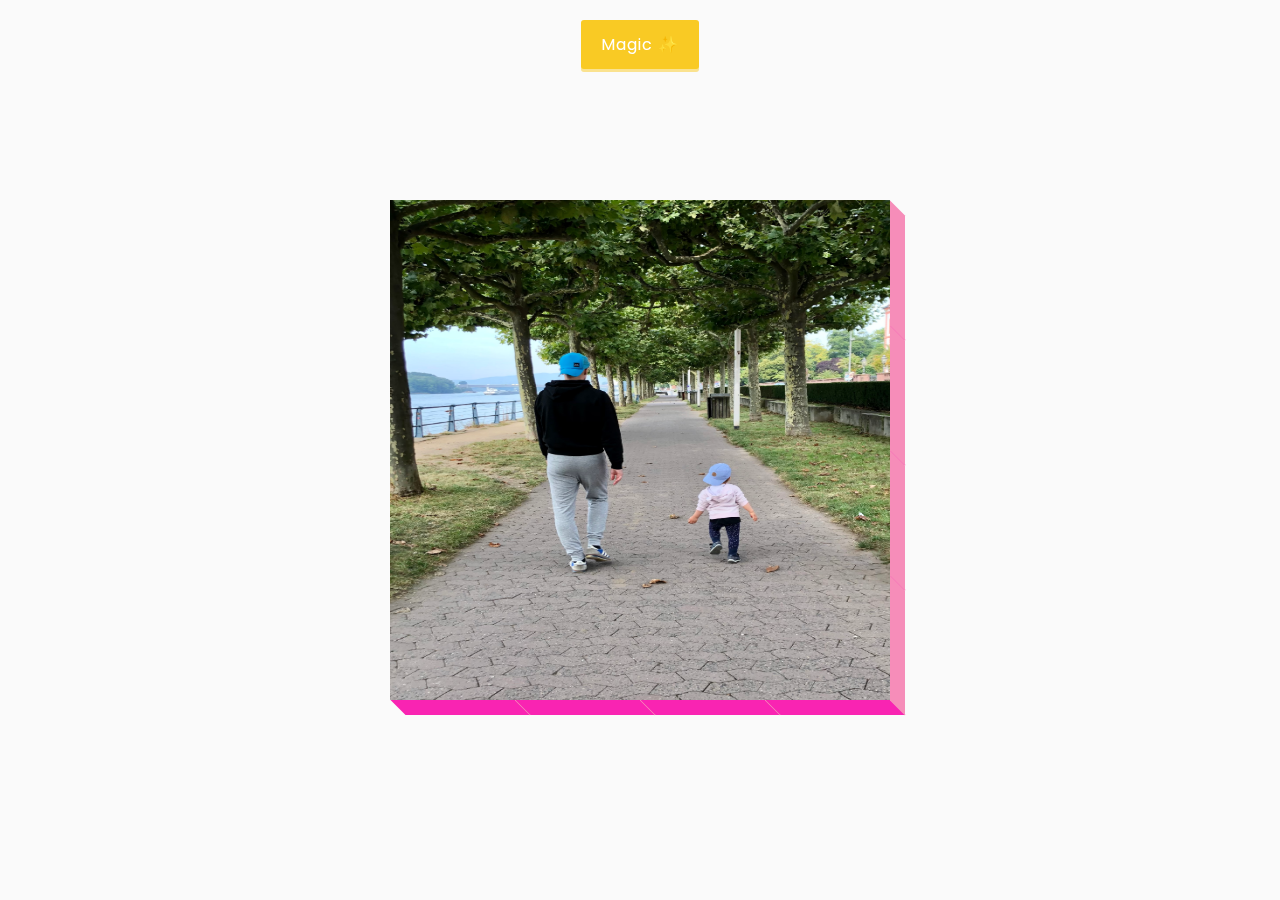
<file: 3d Boxes/index.html>
<!DOCTYPE html>
<html lang="en">
  <head>
    <meta charset="UTF-8" />
    <meta http-equiv="X-UA-Compatible" content="IE=edge" />
    <meta name="viewport" content="width=device-width, initial-scale=1.0" />
    <!-- <link rel="stylesheet" href="https://cdnjs.cloudflare.com/ajax/libs/font-awesome/6.0.0-beta3/css/all.min.css" integrity="sha512-Fo3rlrZj/k7ujTnHg4CGR2D7kSs0v4LLanw2qksYuRlEzO+tcaEPQogQ0KaoGN26/zrn20ImR1DfuLWnOo7aBA==" crossorigin="anonymous" referrerpolicy="no-referrer" /> -->
    <link rel="stylesheet" href="style.css" />
    <title>3d Boxes</title>
  </head>
  <body>
    <button id="btn" class="magic">Magic ✨</button>
    <div id="boxes" class="boxes"></div>

    <script src="script.js"></script>
  </body>
</html>
</file>
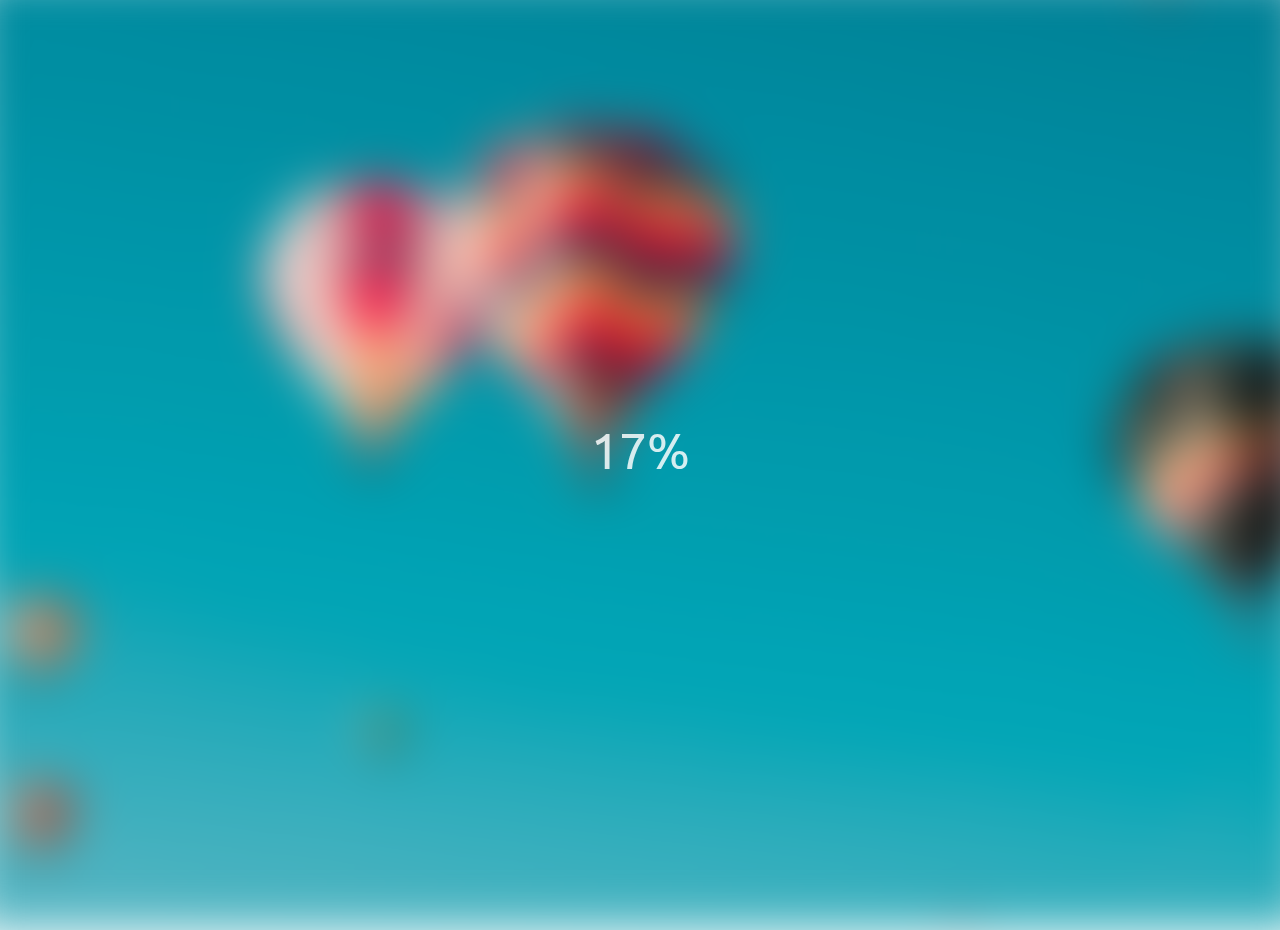
<file: Blurry Loading/index.html>
<!DOCTYPE html>
<html lang="en">
  <head>
    <meta charset="UTF-8" />
    <meta name="viewport" content="width=device-width, initial-scale=1.0" />
    <link rel="stylesheet" href="style.css" />
    <title>Blurry Loading</title>
  </head>
  <body>
    <section class="bg"></section>
    <div class="loading-text">0%</div>

    <script src="script.js"></script>
  </body>
</html>
</file>
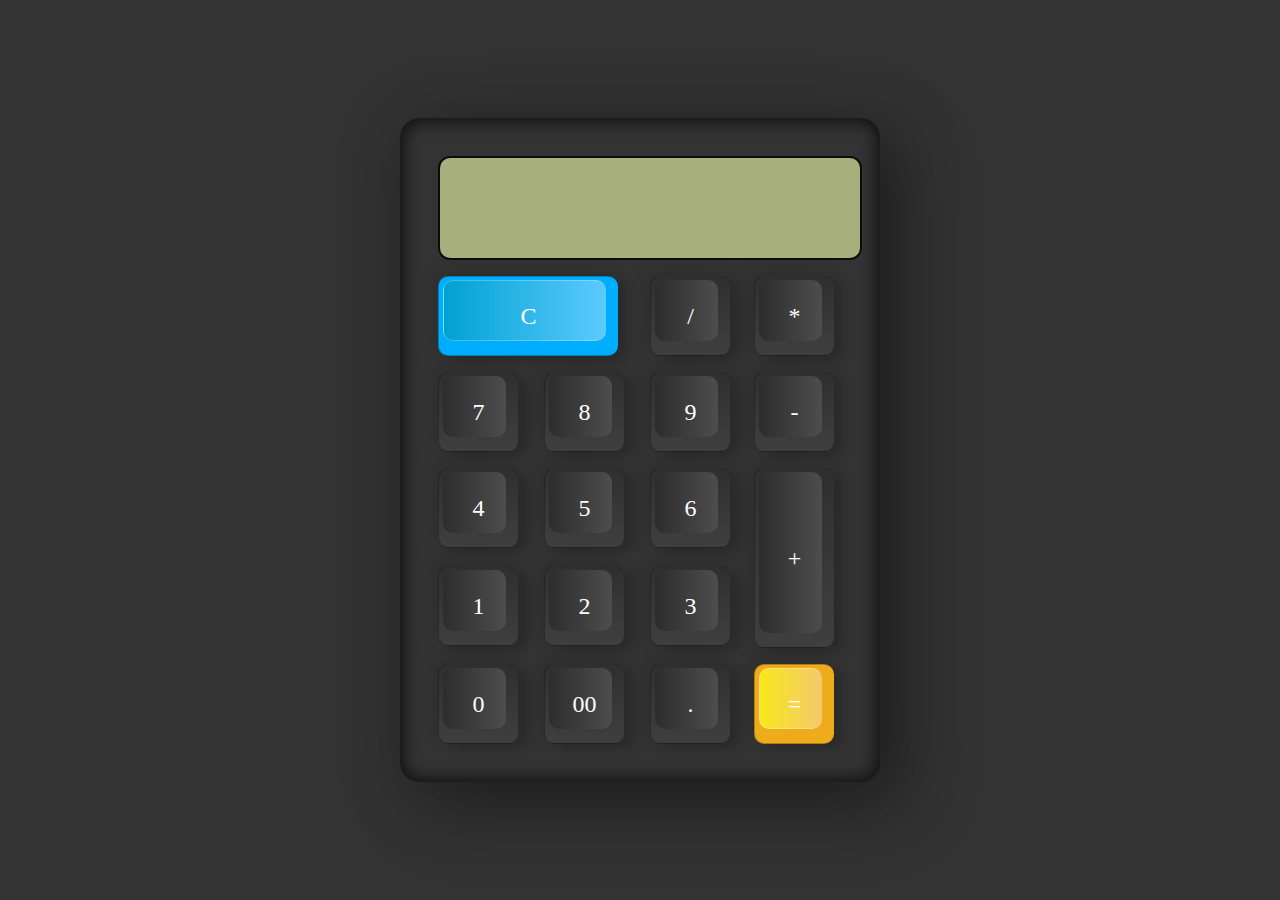
<file: Calculator/index.html>
<!DOCTYPE html>
<html lang="en">
  <head>
    <meta charset="UTF-8" />
    <meta http-equiv="X-UA-Compatible" content="IE=edge" />
    <meta name="viewport" content="width=device-width, initial-scale=1.0" />
    <!-- <link rel="stylesheet" href="https://cdnjs.cloudflare.com/ajax/libs/font-awesome/6.0.0-beta3/css/all.min.css" integrity="sha512-Fo3rlrZj/k7ujTnHg4CGR2D7kSs0v4LLanw2qksYuRlEzO+tcaEPQogQ0KaoGN26/zrn20ImR1DfuLWnOo7aBA==" crossorigin="anonymous" referrerpolicy="no-referrer" /> -->
    <link rel="stylesheet" href="style.css" />
    <title>Calculator</title>
  </head>
  <body>
    <div class="container">
      <form class="calculator" name="calc">
        <input type="text" class="value" readonly name="txt" />
        <span class="num clear" onclick="calc.txt.value=''"><i>C</i></span>
        <span class="num" onclick="calc.txt.value+='/'"><i>/</i></span>
        <span class="num" onclick="calc.txt.value+='*'"><i>*</i></span>
        <span class="num" onclick="calc.txt.value+='7'"><i>7</i></span>
        <span class="num" onclick="calc.txt.value+='8'"><i>8</i></span>
        <span class="num" onclick="calc.txt.value+='9'"><i>9</i></span>
        <span class="num" onclick="calc.txt.value+='-'"><i>-</i></span>
        <span class="num" onclick="calc.txt.value+='4'"><i>4</i></span>
        <span class="num" onclick="calc.txt.value+='5'"><i>5</i></span>
        <span class="num" onclick="calc.txt.value+='6'"><i>6</i></span>
        <span class="num plus" onclick="calc.txt.value+='+'"><i>+</i></span>
        <span class="num" onclick="calc.txt.value+='1'"><i>1</i></span>
        <span class="num" onclick="calc.txt.value+='2'"><i>2</i></span>
        <span class="num" onclick="calc.txt.value+='3'"><i>3</i></span>
        <span class="num" onclick="calc.txt.value+='0'"><i>0</i></span>
        <span class="num" onclick="calc.txt.value+='00'"><i>00</i></span>
        <span class="num" onclick="calc.txt.value+='.'"><i>.</i></span>

        <span
          class="num equal"
          onclick="document.calc.txt.value=eval(calc.txt.value)"
          ><i>=</i></span
        >
      </form>
    </div>
  </body>
</html>
</file>
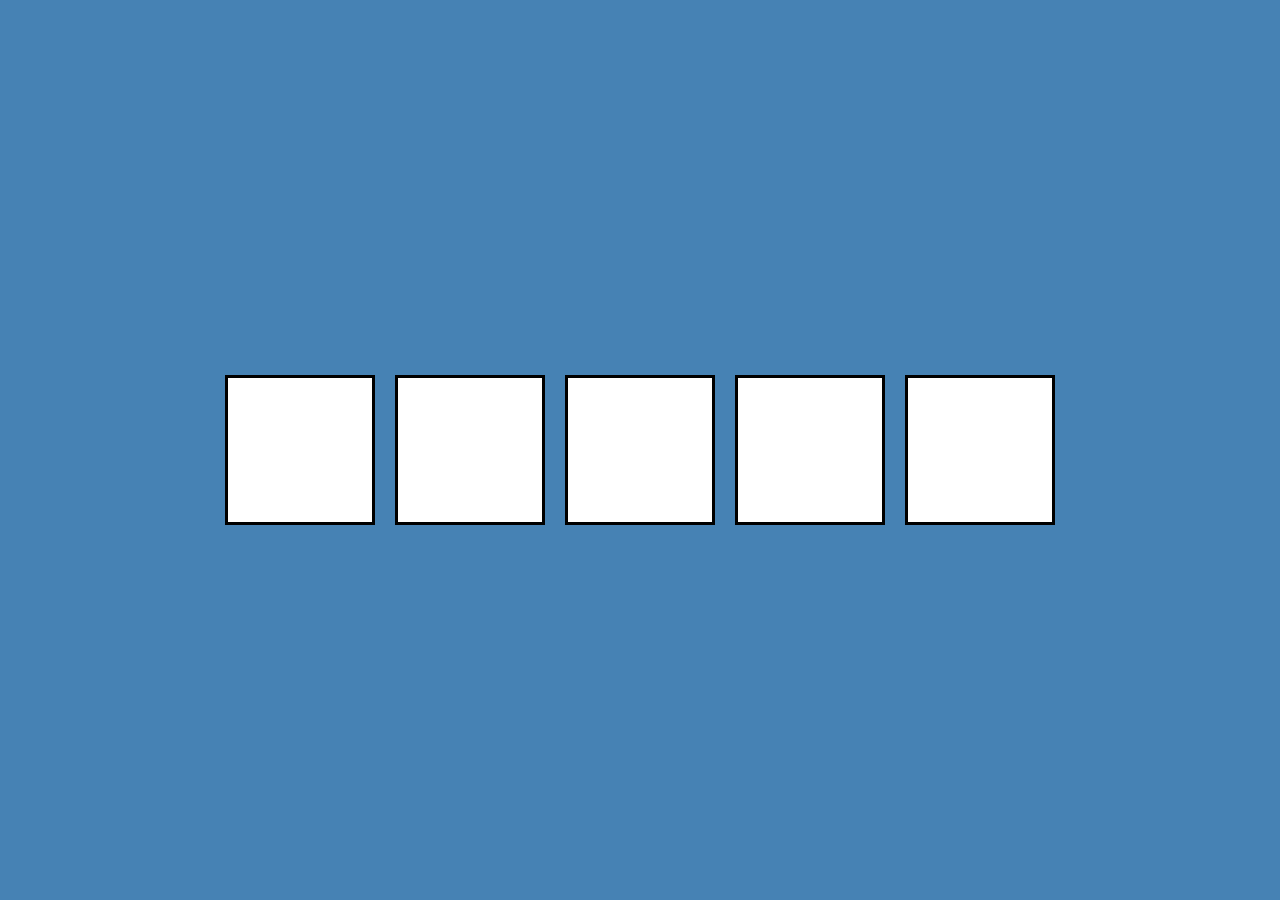
<file: Drag'n Drop/index.html>
<!DOCTYPE html>
<html lang="en">
  <head>
    <meta charset="UTF-8" />
    <meta name="viewport" content="width=device-width, initial-scale=1.0" />
    <link rel="stylesheet" href="style.css" />
    <title>Drag'n Drop</title>
  </head>
  <body>
    <div class="empty">
      <div class="fill" draggable="true"></div>
    </div>
    <div class="empty"></div>
    <div class="empty"></div>
    <div class="empty"></div>
    <div class="empty"></div>

    <script src="script.js"></script>
  </body>
</html>
</file>
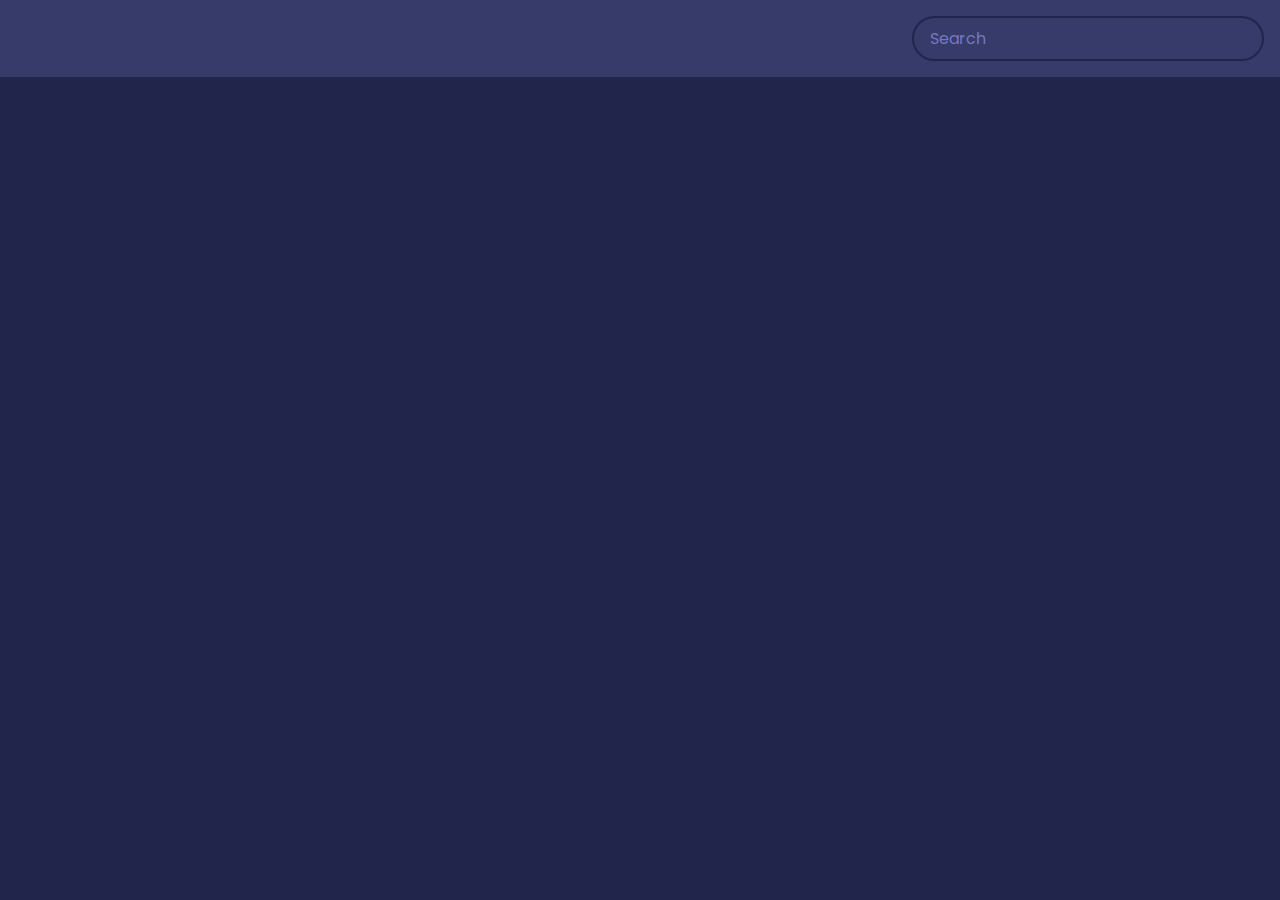
<file: Movie App/index.html>
<!DOCTYPE html>
<html lang="en">
  <head>
    <meta charset="UTF-8" />
    <meta name="viewport" content="width=device-width, initial-scale=1.0" />
    <link rel="stylesheet" href="style.css" />
    <title>Movie App</title>
  </head>
  <body>
    <header>
      <form id="form">
        <input type="text" id="search" class="search" placeholder="Search" />
      </form>
    </header>
    <main id="main"></main>

    <script src="script.js"></script>
  </body>
</html>
</file>
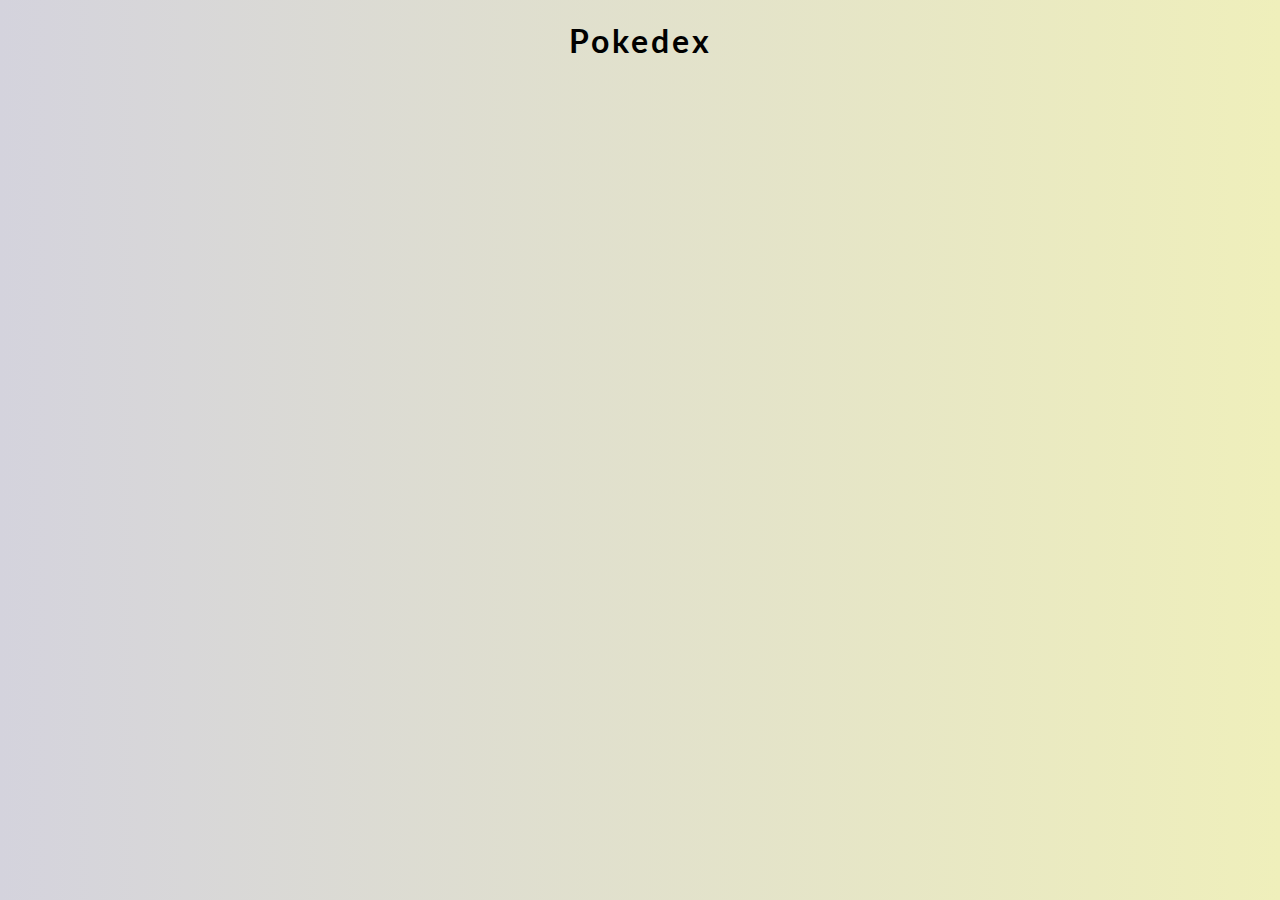
<file: Pokedex/index.html>
<!DOCTYPE html>
<html lang="en">
  <head>
    <meta charset="UTF-8" />
    <meta name="viewport" content="width=device-width, initial-scale=1.0" />
    <link rel="stylesheet" href="style.css" />
    <title>Pokedex</title>
  </head>
  <body>
    <h1>Pokedex</h1>
    <div class="poke-container" id="poke-container"></div>

    <!-- Design inspired by this Dribbble shot: https://dribbble.com/shots/5611109--Pokemon -->
    <script src="script.js"></script>
  </body>
</html>
</file>
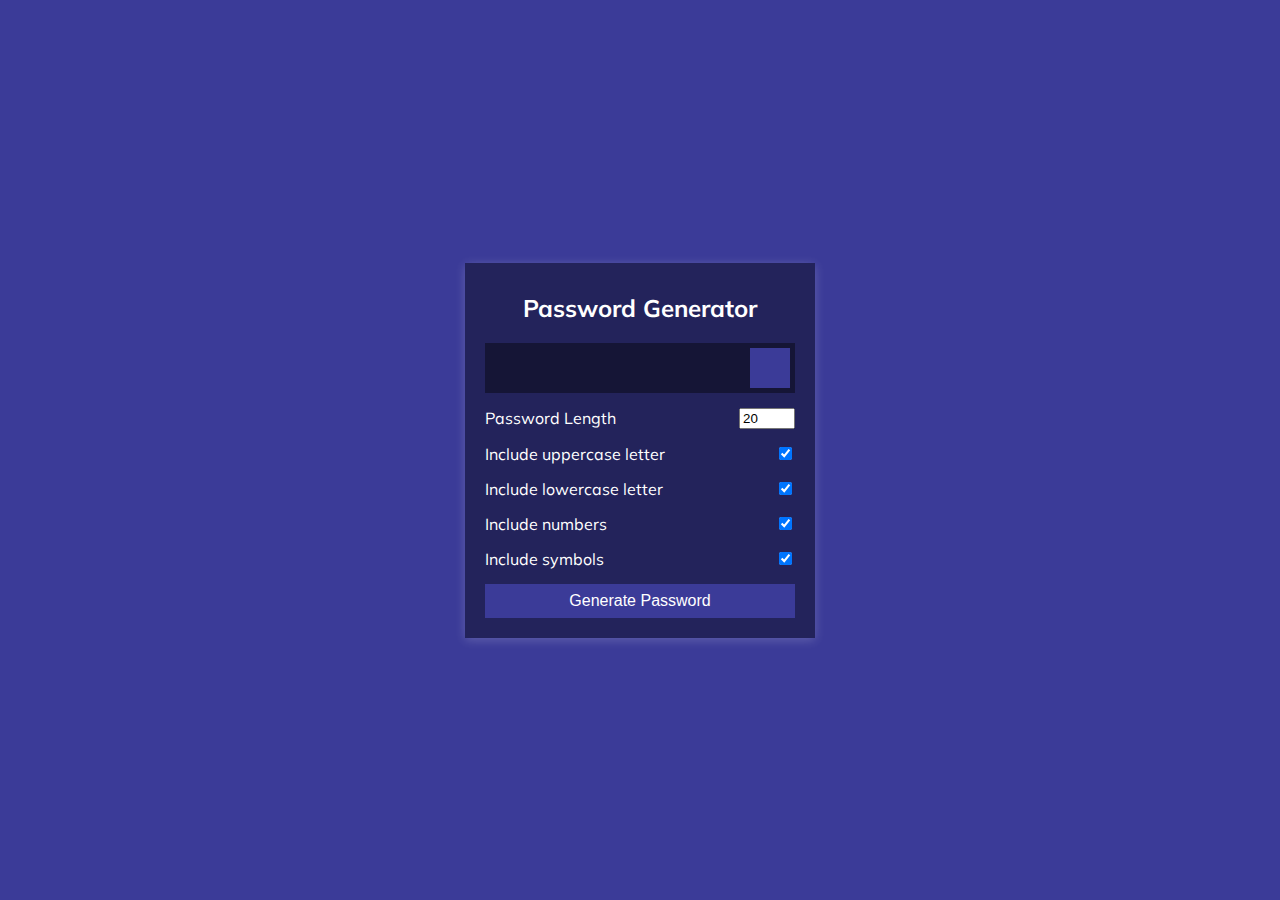
<file: PW Generator/index.html>
<!DOCTYPE html>
<html lang="en">
  <head>
    <meta charset="UTF-8" />
    <meta http-equiv="X-UA-Compatible" content="IE=edge" />
    <meta name="viewport" content="width=device-width, initial-scale=1.0" />
    <link
      rel="stylesheet"
      href="https://cdnjs.cloudflare.com/ajax/libs/font-awesome/5.14.0/css/all.min.css"
      integrity="sha512-1PKOgIY59xJ8Co8+NE6FZ+LOAZKjy+KY8iq0G4B3CyeY6wYHN3yt9PW0XpSriVlkMXe40PTKnXrLnZ9+fkDaog=="
      crossorigin="anonymous"
    />
    <link rel="stylesheet" href="style.css" />
    <title>PW generator</title>
  </head>
  <body>
    <div class="container">
      <h2>Password Generator</h2>
      <div class="result-container">
        <span id="result"></span>
        <button class="btn" id="clipboard">
          <i class="far fa-clipboard"></i>
        </button>
      </div>
      <div class="settings">
        <div class="setting">
          <label>Password Length</label>
          <input type="number" id="length" min="4" max="20" value="20" />
        </div>
        <div class="setting">
          <label>Include uppercase letter</label>
          <input type="checkbox" id="uppercase" checked />
        </div>
        <div class="setting">
          <label>Include lowercase letter</label>
          <input type="checkbox" id="lowercase" checked />
        </div>
        <div class="setting">
          <label>Include numbers</label>
          <input type="checkbox" id="numbers" checked />
        </div>
        <div class="setting">
          <label>Include symbols</label>
          <input type="checkbox" id="symbols" checked />
        </div>
      </div>
      <button class="btn btn-large" id="generate">Generate Password</button>
    </div>

    <script src="script.js"></script>
  </body>
</html>
</file>
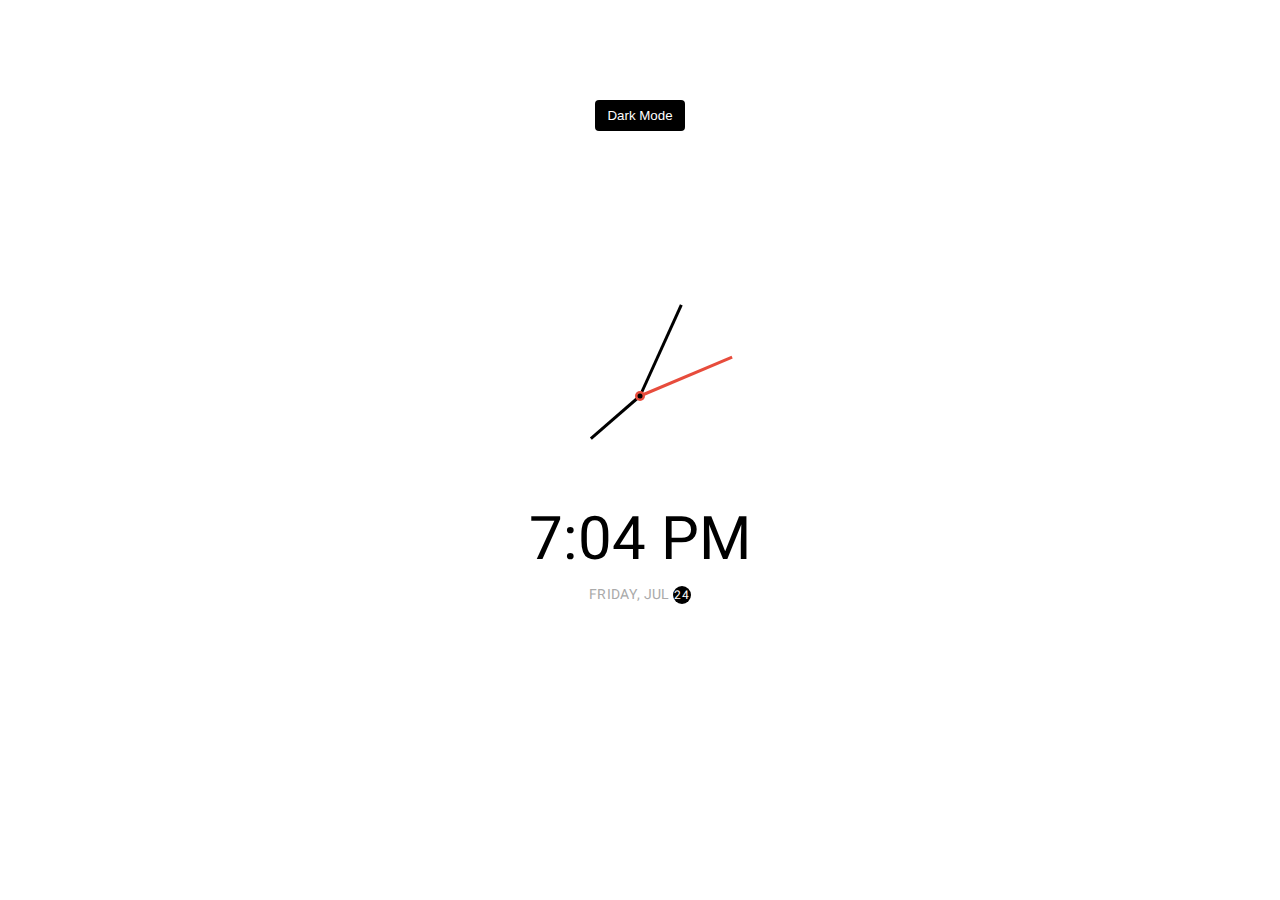
<file: Theme Clock/index.html>
<!DOCTYPE html>
<html lang="en">
  <head>
    <meta charset="UTF-8" />
    <meta name="viewport" content="width=device-width, initial-scale=1.0" />
    <!-- <link rel="stylesheet" href="https://cdnjs.cloudflare.com/ajax/libs/font-awesome/6.0.0-beta3/css/all.min.css" integrity="sha512-Fo3rlrZj/k7ujTnHg4CGR2D7kSs0v4LLanw2qksYuRlEzO+tcaEPQogQ0KaoGN26/zrn20ImR1DfuLWnOo7aBA==" crossorigin="anonymous" referrerpolicy="no-referrer" /> -->
    <link rel="stylesheet" href="style.css" />
    <title>Theme Clock</title>
  </head>
  <body>
    <button class="toggle">Dark Mode</button>
    <div class="clock-container">
      <div class="clock">
        <div class="needle hour"></div>
        <div class="needle minute"></div>
        <div class="needle second"></div>
        <div class="center-point"></div>
      </div>
      <div class="time"></div>
      <div class="date"></div>
    </div>
    <script src="script.js"></script>
  </body>
</html>
</file>
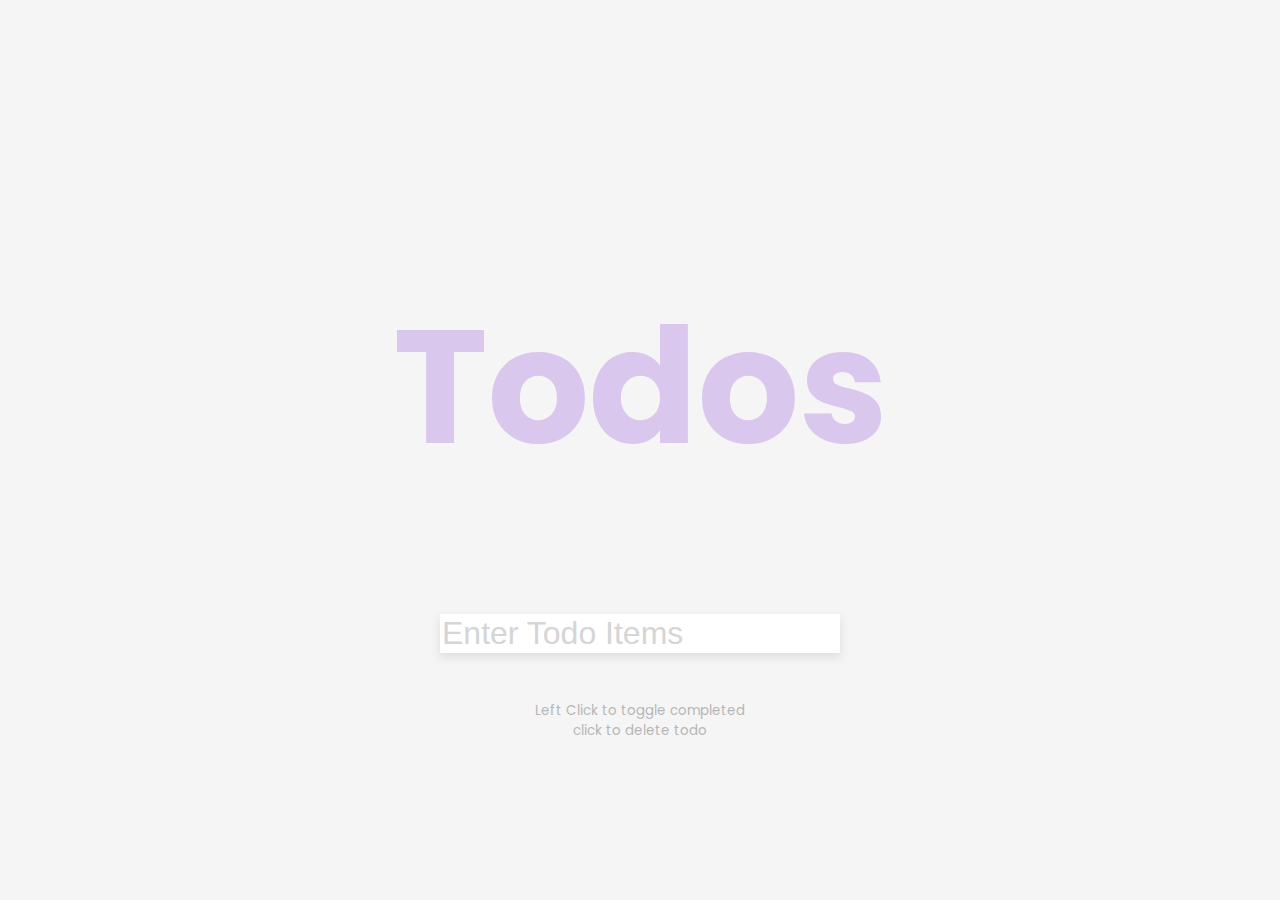
<file: TodoList/index.html>
<!DOCTYPE html>
<html lang="en">
  <head>
    <meta charset="UTF-8" />
    <meta http-equiv="X-UA-Compatible" content="IE=edge" />
    <meta name="viewport" content="width=device-width, initial-scale=1.0" />
    <!-- <link rel="stylesheet" href="https://cdnjs.cloudflare.com/ajax/libs/font-awesome/6.0.0-beta3/css/all.min.css" integrity="sha512-Fo3rlrZj/k7ujTnHg4CGR2D7kSs0v4LLanw2qksYuRlEzO+tcaEPQogQ0KaoGN26/zrn20ImR1DfuLWnOo7aBA==" crossorigin="anonymous" referrerpolicy="no-referrer" /> -->
    <link rel="stylesheet" href="style.css" />
    <title>Todo</title>
  </head>
  <body>
    <h1>Todos</h1>
    <form id="form">
      <input
        type="text"
        class="input"
        id="input"
        placeholder="Enter Todo Items"
        autocomplete="off"
      />
      <ul class="todos" id="todos"></ul>
    </form>
    <small
      >Left Click to toggle completed <br />
      click to delete todo
    </small>
    <script src="script.js"></script>
  </body>
</html>
</file>
<file: 3d Boxes/style.css>
@import url("https://fonts.googleapis.com/css2?family=Roboto:wght@400;700&display=swap");
@import url("https://fonts.googleapis.com/css2?family=Poppins&display=swap");
* {
  box-sizing: border-box;
}

body {
  background-color: #fafafa;
  font-family: "Roboto", sans-serif;
  display: flex;
  flex-direction: column;
  align-items: center;
  justify-content: center;
  height: 100vh; /*view port height == what we see*/
  overflow: hidden; /*no scroll bars*/
  margin: 0;
}

.magic {
  background-color: #f9ca24;
  color: #fff;
  font-family: "Poppins", sans-serif;
  border: 0;
  border-radius: 3px;
  font-size: 16px;
  padding: 12px 20px;
  cursor: pointer;
  position: fixed;
  top: 20px;
  letter-spacing: 1px;
  box-shadow: 0 3px rgba(249, 202, 36, 0.5);
  z-index: 100;
}

.magic:focus {
  outline: none;
}

.magic:active {
  box-shadow: none;
  transform: translateY(2px);
}
.boxes {
  display: flex;
  flex-wrap: wrap;
  justify-content: space-around;
  height: 500px;
  width: 500px;
  position: relative;
  transition: 0.4s ease;
}
.box {
  background-image: url("IMG-6606.jpg");
  background-repeat: no-repeat;
  background-size: 500px 500px;
  position: relative;
  height: 125px;
  width: 125px;
  transition: 0.4s ease;
}
.boxes.big {
  width: 600px;
  height: 600px;
}

.boxes.big .box {
  transform: rotateZ(360deg);
}
.box::after {
  content: "";
  background-color: #f68db9;
  position: absolute;
  top: 8px;
  right: -15px;
  height: 100%;
  width: 15px;
  transform: skewY(45deg);
}
.box::before {
  content: "";
  background-color: #f924b2;
  position: absolute;
  bottom: -15px;
  left: 8px;
  height: 15px;
  width: 100%;
  transform: skewX(45deg);
}
</file>
<file: Blurry Loading/style.css>
@import url("https://fonts.googleapis.com/css?family=Ubuntu");

* {
  box-sizing: border-box;
}

body {
  font-family: "Ubuntu", sans-serif;
  display: flex;
  align-items: center;
  justify-content: center;
  height: 100vh;
  overflow: hidden;
  margin: 0;
}

.bg {
  background: url("img1.jpg") no-repeat center center/cover;
  position: absolute;
  top: -30px;
  left: -30px;
  width: calc(100vw + 60px);
  height: calc(100vh + 60px);
  z-index: -1; /*behind the % text*/
  filter: blur(0px);
}

.loading-text {
  font-size: 50px;
  color: #fff;
}
</file>
<file: Calculator/style.css>
@import url("https://fonts.googleapis.com/css2?family=Poppins:wght@200;400&display=swap");
* {
  margin: 0;
  padding: 0;
  box-sizing: border-box;
  font-family: consolas;
}

body {
  display: flex;
  align-items: center;
  justify-content: center;
  min-height: 100vh;
  background-color: #333;
}
.container {
  position: relative;
  min-width: 300px;
  min-height: 400px;
  background: #333;
  border-radius: 20px;
  padding: 40px 30px 30px;
  box-shadow: 25px 25px 75px rgba(0, 0, 0, 0.25),
    10px 10px 70px rgba(0, 0, 0, 0.25), inset -5px -5px 15px rgba(0, 0, 0, 0.5),
    inset 5px 5px 15px rgba(0, 0, 0, 0.5);
}
.calculator {
  position: relative;
  display: grid;
}
.calculator .value {
  position: relative;
  grid-column: span 4;
  height: 100px;
  left: 10px;
  width: calc(100%-20px);
  border: none;
  outline: none;
  background: #a7af7c;
  margin-bottom: 10px;
  border-radius: 10px;
  box-shadow: 0 0 0 2px rgba(0, 0, 0, 0.75);
  text-align: right;
  padding: 10px;
  font-size: 2em;
}
.calculator span {
  color: #fff;
  position: relative;
  place-items: center;
  display: grid;
  width: 80px;
  height: 80px;
  margin: 8px;
  background: linear-gradient(180deg, #2f2f2f, #3f3f3f);
  box-shadow: inset -8px 0 8px rgba(0, 0, 0, 0.15),
    inset 0 -8px 8px rgba(0, 0, 0, 0.25), 0 0 0 2px rgba(0, 0, 0, 0.75),
    10px 20px 25px rgba(0, 0, 0, 0.4);
  color: #fff;
  user-select: none;
  cursor: pointer;
  font-weight: 400;
  border-radius: 10px;
  box-shadow: -5px -5px 15px rgba(0, 0, 0, 0.1),
    10px 5px 10px rgba(0, 0, 0, 0.15);
  border-left: 1px solid #0004;
  border-bottom: 1px solid #0004;
  border-top: 1px solid #0004;
}
.calculator span::before {
  content: "";
  position: absolute;
  top: 3px;
  left: 4px;
  bottom: 14px;
  right: 12px;
  background: linear-gradient(90deg, #2d2d2d, #4d4d4d);
  border-radius: 10px;
}
.calculator span:active {
  filter: brightness(1.5);
}
.calculator span i {
  position: relative;
  font-style: normal;
  font-size: 1.5em;
  text-transform: uppercase;
}
.calculator .clear {
  grid-column: span 2;
  width: 180px;
  background: rgb(0, 174, 255);
}
.calculator .clear::before {
  background: linear-gradient(90deg, #00a1d2, #ffffff5c);
  border-left: 1px solid #fff4;
  border-bottom: 1px solid #fff4;
  border-top: 1px solid #fff4;
}

.calculator .plus {
  grid-row: span 2;
  height: 180px;
}
.calculator .equal {
  background: #eeab1c;
}
.calculator .equal::before {
  background: linear-gradient(90deg, #f7e81b, #ffffff5c);
  border-left: 1px solid #fff4;
  border-bottom: 1px solid #fff4;
  border-top: 1px solid #fff4;
}
</file>
<file: Drag'n Drop/style.css>
* {
  box-sizing: border-box;
}

body {
  background-color: steelblue;
  display: flex;
  align-items: center;
  justify-content: center;
  height: 100vh; /*view port height == what we see*/
  overflow: hidden; /*no scroll bars*/
  margin: 0;
}
.empty {
  height: 150px;
  width: 150px;
  margin: 10px;
  border: solid 3px black;
  background: white;
}
.fill {
  background-image: url("https://source.unsplash.com/random/150x150");
  height: 145px;
  width: 145px;
  cursor: pointer;
}

.hold {
  border: solid 5px #ccc;
}
.hovered {
  background-color: #333;
  border-color: white;
  border-style: dashed;
}
@media (max-width: 800px) {
  body {
    flex-direction: column;
  }
}
</file>
<file: Movie App/style.css>
@import url("https://fonts.googleapis.com/css2?family=Poppins:wght@200;400&display=swap");

:root {
  --primary-color: #22254b;
  --secondary-color: #373b69;
}
* {
  box-sizing: border-box;
}

body {
  background-color: var(--primary-color);
  font-family: "Poppins", sans-serif;
  margin: 0;
}

header {
  padding: 1rem;
  display: flex;
  justify-content: flex-end;
  background-color: var(--secondary-color);
}
.search {
  background-color: transparent;
  border: 2px solid var(--primary-color);
  border-radius: 50px;
  font-family: inherit;
  font-size: 1rem;
  padding: 0.5rem 1rem;
  color: azure;
}

.search::placeholder {
  color: #7378c5;
}
.search:focus {
  outline: none;
  background-color: var(--primary-color);
}

main {
  display: flex;
  flex-wrap: wrap;
}
.movie {
  width: 300px;
  margin: 1rem;
  background-color: var(--secondary-color);
  box-shadow: 0, 4px, 5px, rgba(0, 0, 0, 0.2);
  position: relative;
  overflow: hidden;
  border-radius: 3px;
}
.movie img {
  width: 100%;
}

.movie-info {
  color: #eee;
  display: flex;
  align-items: center;
  justify-content: space-between;
  padding: 0.5rem 1rem 1 rem;
  letter-spacing: 0.5px;
}

.movie-info h3 {
  margin-top: 0;
}

.movie-info span {
  background-color: var(--primary-color);
  padding: 0.25rem 0.5rem;
  border-radius: 3px;
  font-weight: bold;
}

.movie-info span.green {
  color: lightgreen;
}
.movie-info span.orange {
  color: orange;
}
.movie-info span.red {
  color: red;
}

.overview {
  background-color: white;
  padding: 2rem;
  position: absolute;
  left: 0;
  bottom: 0;
  right: 0;
  max-height: 100%;
  transform: translateY(101%);
  transition: transform 0.3s ease-in;
}
.movie:hover .overview {
  transform: translateY(0);
}
</file>
<file: Pokedex/style.css>
@import url("https://fonts.googleapis.com/css?family=Lato:300,400&display=swap");

* {
  box-sizing: border-box;
}

body {
  background: #efefbb;
  background: linear-gradient(to right, #d4d3dd, #efefbb);
  font-family: "Lato", sans-serif;
  display: flex;
  flex-direction: column;
  align-items: center;
  justify-content: center;
  margin: 0;
}

h1 {
  letter-spacing: 3px;
}

.poke-container {
  display: flex;
  flex-wrap: wrap;
  align-items: space-between;
  justify-content: center;
  margin: 0 auto;
  max-width: 1200px;
}

.pokemon {
  background-color: #eee;
  border-radius: 10px;
  box-shadow: 0 3px 15px rgba(100, 100, 100, 0.5);
  margin: 10px;
  padding: 20px;
  text-align: center;
}

.pokemon .img-container {
  background-color: rgba(255, 255, 255, 0.6);
  border-radius: 50%;
  width: 120px;
  height: 120px;
  text-align: center;
}

.pokemon .img-container img {
  max-width: 90%;
  margin-top: 20px;
}

.pokemon .info {
  margin-top: 20px;
}

.pokemon .info .number {
  background-color: rgba(0, 0, 0, 0.1);
  padding: 5px 10px;
  border-radius: 10px;
  font-size: 0.8em;
}

.pokemon .info .name {
  margin: 15px 0 7px;
  letter-spacing: 1px;
}
</file>
<file: PW Generator/style.css>
@import url("https://fonts.googleapis.com/css?family=Muli&display=swap");
* {
  box-sizing: border-box;
}

body {
  background-color: #3b3b98;
  color: white;
  font-family: "Muli", sans-serif;
  display: flex;
  flex-direction: column;
  align-items: center;
  justify-content: center;
  height: 100vh; /*view port height == what we see*/
  overflow: hidden; /*no scroll bars*/
  margin: 0;
  padding: 10px;
}

h2 {
  margin: 10px 0 20px;
  text-align: center;
}
.container {
  background-color: #23235b;
  box-shadow: 0px 2px 10px rgba(255, 255, 255, 0.2);
  padding: 20px;
  width: 350px;
  max-width: 100%;
}
.result-container {
  background-color: rgba(0, 0, 0, 0.4);
  display: flex;
  justify-content: flex-start;
  align-items: center;
  position: relative;
  font-size: 18px;
  letter-spacing: 1px;
  padding: 12px 10px;
  height: 50px;
  width: 100%;
}
.result-container #result {
  word-wrap: break-word;
  max-width: calc(100% - 40px);
}
.result-container .btn {
  position: absolute;
  top: 5px;
  right: 5px;
  width: 40px;
  height: 40px;
  font-size: 20px;
}
.btn {
  border: none;
  background-color: #3b3b98;
  color: white;
  font-size: 16px;
  padding: 8px 12px;
  cursor: pointer;
}

.btn-large {
  display: block;
  width: 100%;
}

.setting {
  display: flex;
  justify-content: space-between;
  align-items: center;
  margin: 15px 0px;
}
</file>
<file: Theme Clock/style.css>
@import url("https://fonts.googleapis.com/css?family=Heebo:300&display=swap");

* {
  box-sizing: border-box;
}

:root {
  --primary-color: #000;
  --secondary-color: #fff;
}

html {
  transition: all 0.5s ease-in;
}

html.dark {
  --primary-color: #fff;
  --secondary-color: #333;
}

html.dark {
  background-color: #111;
  color: var(--primary-color);
}

body {
  font-family: "Heebo", sans-serif;
  display: flex;
  align-items: center;
  justify-content: center;
  height: 100vh;
  overflow: hidden;
  margin: 0;
}

.toggle {
  cursor: pointer;
  background-color: var(--primary-color);
  color: var(--secondary-color);
  border: 0;
  border-radius: 4px;
  padding: 8px 12px;
  position: absolute;
  top: 100px;
}

.toggle:focus {
  outline: none;
}

.clock-container {
  display: flex;
  flex-direction: column;
  justify-content: space-between;
  align-items: center;
}

.clock {
  position: relative;
  width: 200px;
  height: 200px;
}

.needle {
  background-color: var(--primary-color);
  position: absolute;
  top: 50%;
  left: 50%;
  height: 65px;
  width: 3px;
  transform-origin: bottom center;
  transition: all 0.5s ease-in;
}

.needle.hour {
  transform: translate(-50%, -100%) rotate(0deg);
}

.needle.minute {
  transform: translate(-50%, -100%) rotate(0deg);
  height: 100px;
}

.needle.second {
  transform: translate(-50%, -100%) rotate(0deg);
  height: 100px;
  background-color: #e74c3c;
}

.center-point {
  background-color: #e74c3c;
  width: 10px;
  height: 10px;
  position: absolute;
  top: 50%;
  left: 50%;
  transform: translate(-50%, -50%);
  border-radius: 50%;
}

.center-point::after {
  content: "";
  background-color: var(--primary-color);
  width: 5px;
  height: 5px;
  position: absolute;
  top: 50%;
  left: 50%;
  transform: translate(-50%, -50%);
  border-radius: 50%;
}

.time {
  font-size: 60px;
}

.date {
  color: #aaa;
  font-size: 14px;
  letter-spacing: 0.3px;
  text-transform: uppercase;
}

.date .circle {
  background-color: var(--primary-color);
  color: var(--secondary-color);
  border-radius: 50%;
  height: 18px;
  width: 18px;
  display: inline-flex;
  align-items: center;
  justify-content: center;
  line-height: 18px;
  transition: all 0.5s ease-in;
  font-size: 12px;
}
</file>
<file: TodoList/style.css>
@import url("https://fonts.googleapis.com/css2?family=Poppins:wght@200;400&display=swap");
* {
  box-sizing: border-box;
}

body {
  background-color: #f5f5f5;
  color: #444;
  font-family: "Poppins", sans-serif;
  display: flex;
  flex-direction: column;
  align-items: center;
  justify-content: center;
  height: 100vh; /*view port height == what we see*/
  margin: 0;
}
h1 {
  color: rgb(179, 131, 226);
  font-size: 10rem;
  text-align: center;
  opacity: 0.4;
}

form {
  box-shadow: 0 4px 10px rgba(0, 0, 0, 0.1);
  max-width: 100%;
  width: 400px;
}
.input {
  border: none;
  color: #444;
  font-size: 2rem;
  padding: 1rem 2 rem;
  display: block;
  width: 100%;
}
.input::placeholder {
  color: #d5d5d5;
}

.input:focus {
  outline-color: rgb(179, 131, 226);
}

.todos {
  background-color: #fff;
  padding: 0;
  margin: 0;
  list-style-type: none;
}
.todos li {
  border-top: 1px solid #e5e5e5;
  cursor: pointer;
  font-size: 1.5rem;
  padding: 1rem 2rem;
}
.todos li.completed {
  color: #b6b6b6;
  text-decoration: line-through;
}

small {
  color: #b5b5b5;
  margin-top: 3rem;
  text-align: center;
}
</file>
